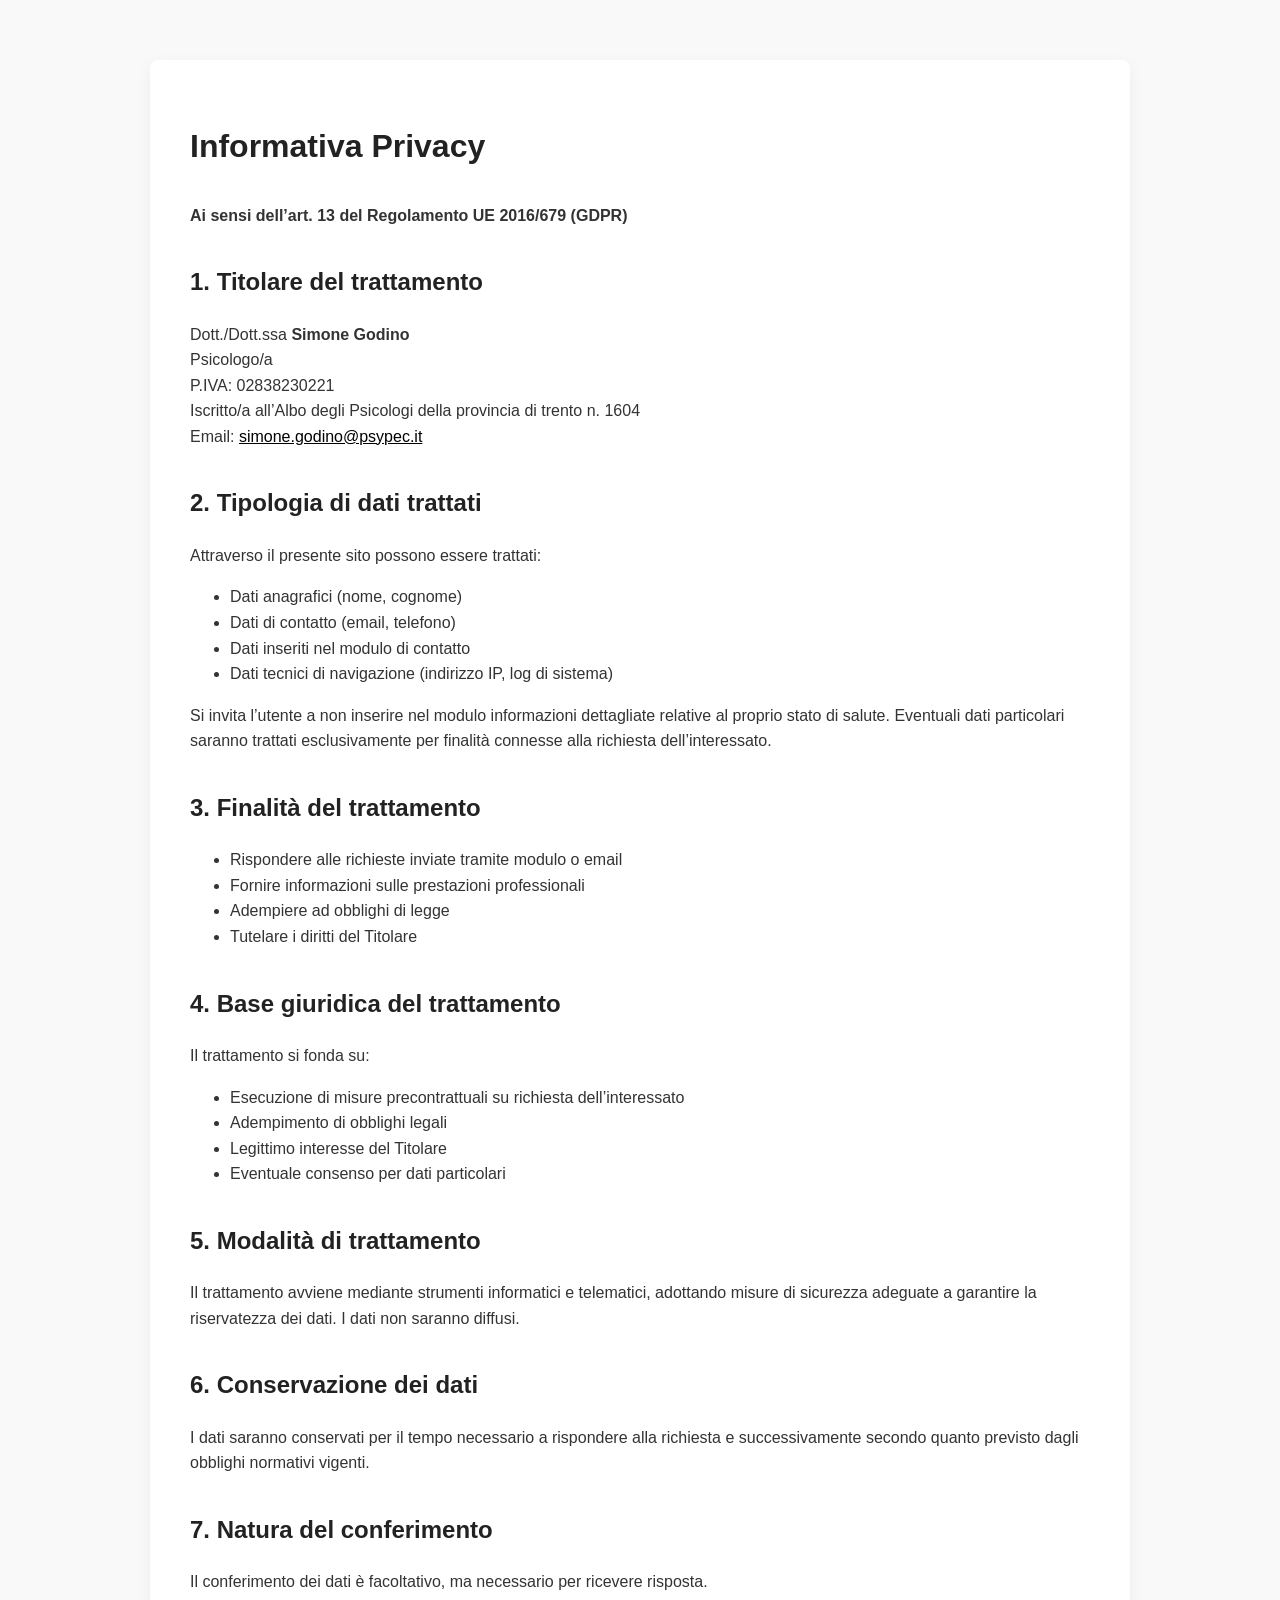
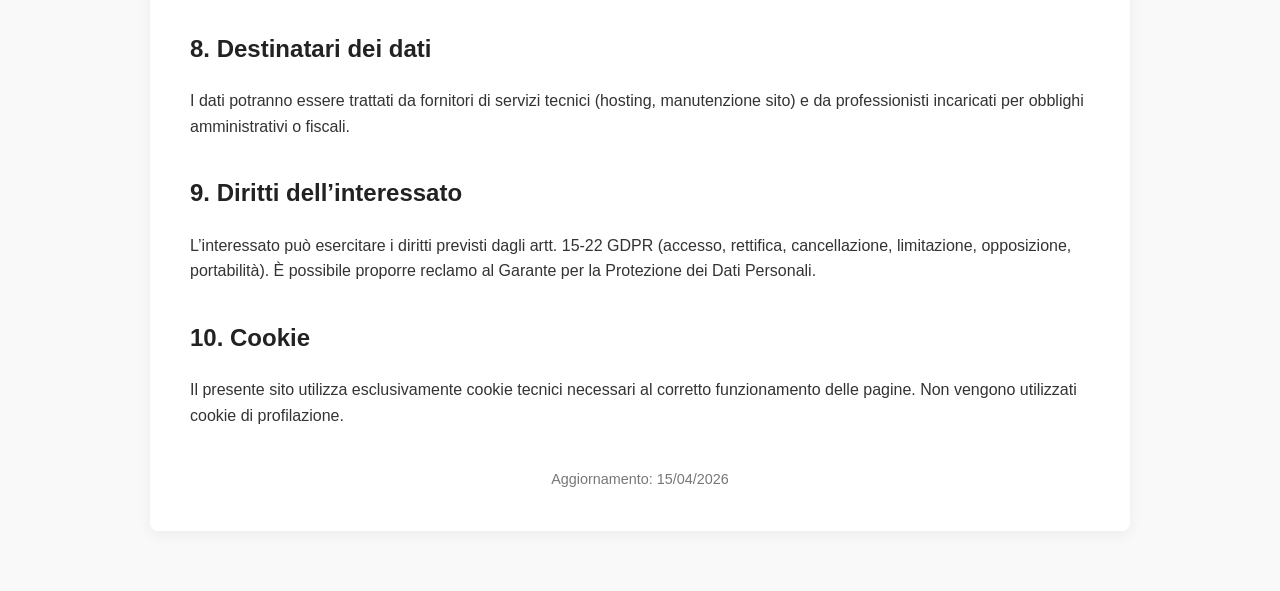
<file: privacy.html>
<!DOCTYPE html>
<html lang="it">
<head>
    <meta charset="UTF-8">
    <meta name="viewport" content="width=device-width, initial-scale=1.0">
    <title>Privacy Policy | Dott. Simone Godino</title>
    <meta name="description" content="Informativa Privacy ai sensi del Regolamento UE 2016/679 (GDPR).">
    
    <style>
        body {
            font-family: Arial, sans-serif;
            line-height: 1.6;
            margin: 0;
            padding: 0;
            background-color: #f9f9f9;
            color: #333;
        }

        .container {
            max-width: 900px;
            margin: 60px auto;
            padding: 40px;
            background: #ffffff;
            box-shadow: 0 4px 15px rgba(0,0,0,0.05);
            border-radius: 8px;
        }

        h1, h2 {
            color: #222;
        }

        h1 {
            margin-bottom: 30px;
        }

        h2 {
            margin-top: 35px;
        }

        a {
            color: #000;
            text-decoration: underline;
        }

        footer {
            text-align: center;
            margin-top: 40px;
            font-size: 0.9em;
            color: #777;
        }
    </style>
</head>

<body>

<div class="container">

<h1>Informativa Privacy</h1>
<p><strong>Ai sensi dell’art. 13 del Regolamento UE 2016/679 (GDPR)</strong></p>

<h2>1. Titolare del trattamento</h2>
<p>
Dott./Dott.ssa <strong>Simone Godino</strong><br>
Psicologo/a<br>
P.IVA: 02838230221<br>
Iscritto/a all’Albo degli Psicologi della provincia di trento n. 1604 <br>
Email: <a href="mailto:[EMAIL]">simone.godino@psypec.it</a>
</p>

<h2>2. Tipologia di dati trattati</h2>
<p>
Attraverso il presente sito possono essere trattati:
</p>
<ul>
    <li>Dati anagrafici (nome, cognome)</li>
    <li>Dati di contatto (email, telefono)</li>
    <li>Dati inseriti nel modulo di contatto</li>
    <li>Dati tecnici di navigazione (indirizzo IP, log di sistema)</li>
</ul>

<p>
Si invita l’utente a non inserire nel modulo informazioni dettagliate relative al proprio stato di salute.
Eventuali dati particolari saranno trattati esclusivamente per finalità connesse alla richiesta dell’interessato.
</p>

<h2>3. Finalità del trattamento</h2>
<ul>
    <li>Rispondere alle richieste inviate tramite modulo o email</li>
    <li>Fornire informazioni sulle prestazioni professionali</li>
    <li>Adempiere ad obblighi di legge</li>
    <li>Tutelare i diritti del Titolare</li>
</ul>

<h2>4. Base giuridica del trattamento</h2>
<p>
Il trattamento si fonda su:
</p>
<ul>
    <li>Esecuzione di misure precontrattuali su richiesta dell’interessato</li>
    <li>Adempimento di obblighi legali</li>
    <li>Legittimo interesse del Titolare</li>
    <li>Eventuale consenso per dati particolari</li>
</ul>

<h2>5. Modalità di trattamento</h2>
<p>
Il trattamento avviene mediante strumenti informatici e telematici, adottando misure di sicurezza adeguate a garantire la riservatezza dei dati.
I dati non saranno diffusi.
</p>

<h2>6. Conservazione dei dati</h2>
<p>
I dati saranno conservati per il tempo necessario a rispondere alla richiesta e successivamente secondo quanto previsto dagli obblighi normativi vigenti.
</p>

<h2>7. Natura del conferimento</h2>
<p>
Il conferimento dei dati è facoltativo, ma necessario per ricevere risposta.
</p>

<h2>8. Destinatari dei dati</h2>
<p>
I dati potranno essere trattati da fornitori di servizi tecnici (hosting, manutenzione sito) e da professionisti incaricati per obblighi amministrativi o fiscali.
</p>

<h2>9. Diritti dell’interessato</h2>
<p>
L’interessato può esercitare i diritti previsti dagli artt. 15-22 GDPR (accesso, rettifica, cancellazione, limitazione, opposizione, portabilità).
È possibile proporre reclamo al Garante per la Protezione dei Dati Personali.
</p>

<h2>10. Cookie</h2>
<p>
Il presente sito utilizza esclusivamente cookie tecnici necessari al corretto funzionamento delle pagine.
Non vengono utilizzati cookie di profilazione.
</p>

<footer>
Aggiornamento: 15/04/2026
</footer>

</div>

</body>
</html>
</file>
